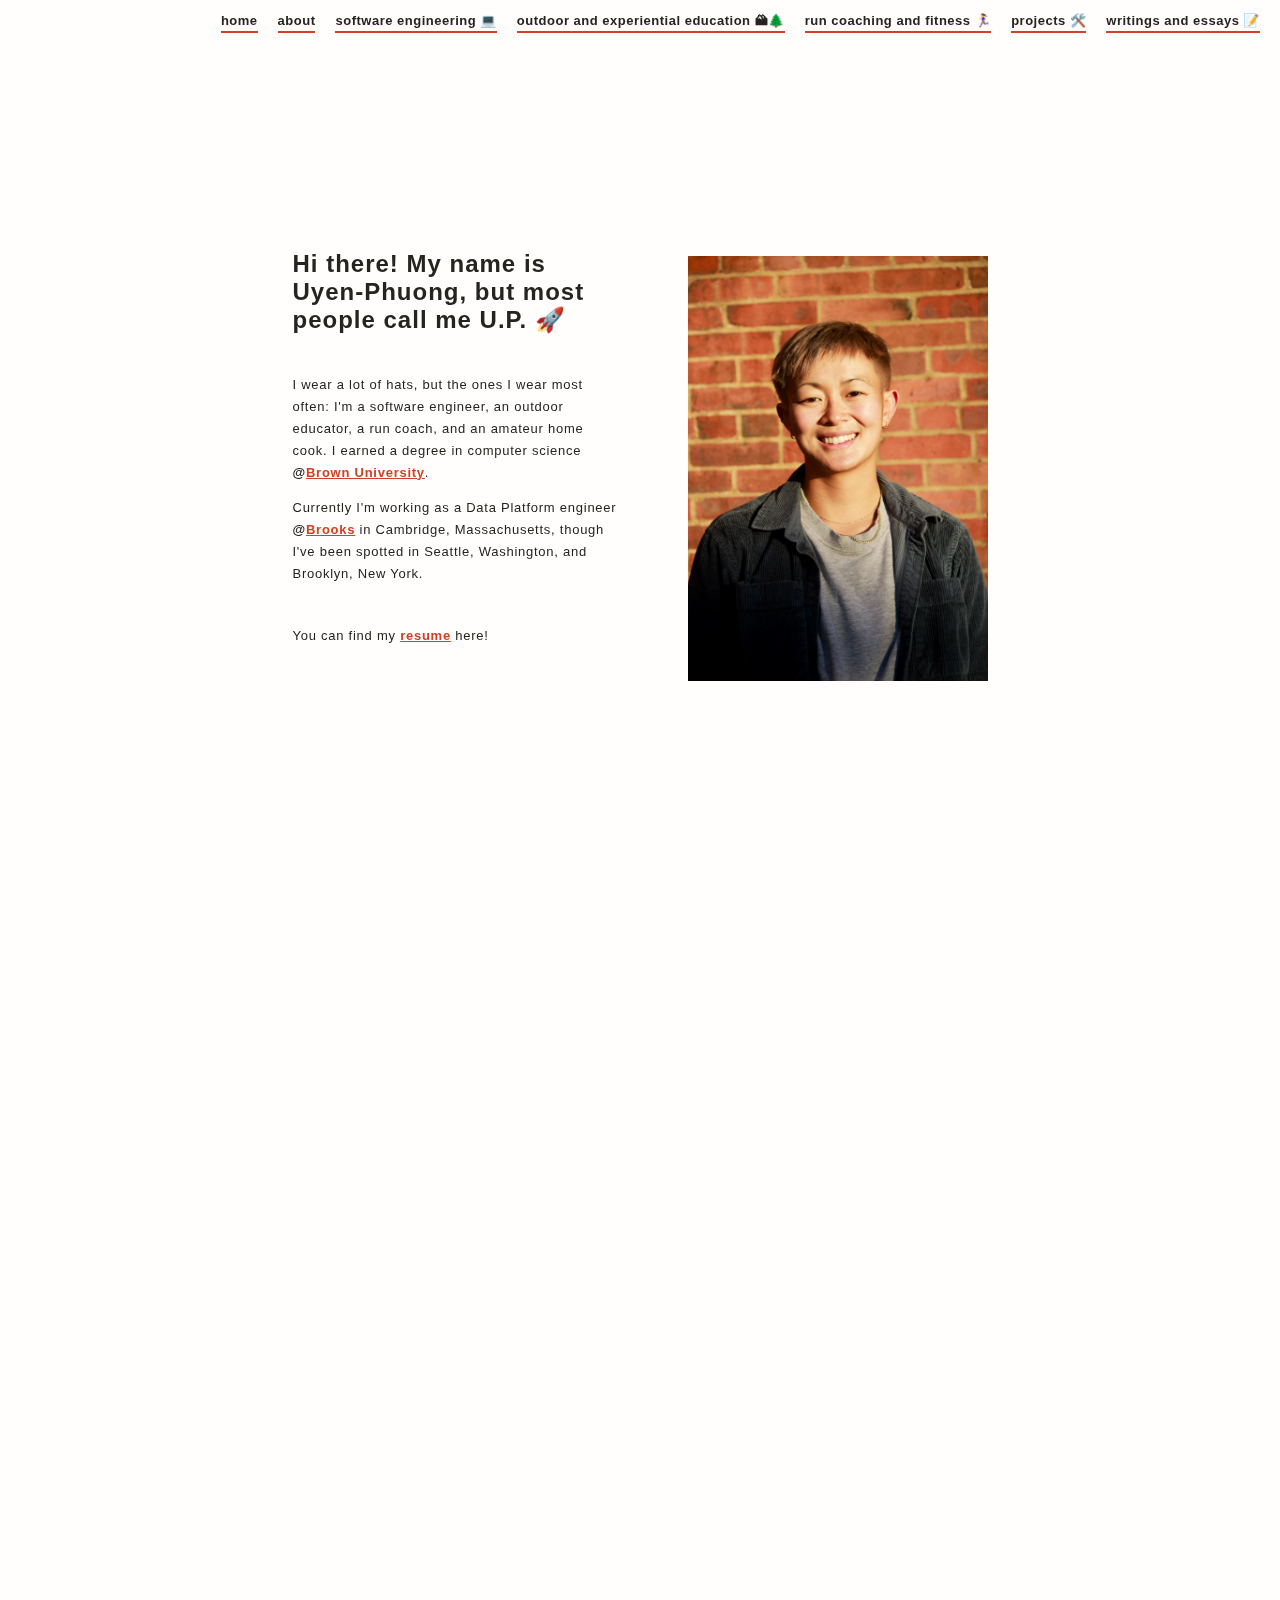
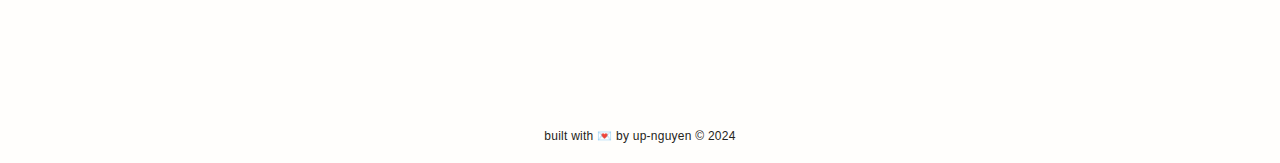
<file: index.html>
​<!DOCTYPE html>
<html>


<head>
	<!-- fontawesome -->
	<link rel="stylesheet" href="https://use.fontawesome.com/releases/v5.1.1/css/all.css" integrity="sha384-O8whS3fhG2OnA5Kas0Y9l3cfpmYjapjI0E4theH4iuMD+pLhbf6JI0jIMfYcK3yZ" crossorigin="anonymous">
	<link rel="stylesheet" type="text/css" href="css/main.css">
	<!-- AOS -->
    <link rel="stylesheet" href="https://unpkg.com/aos@next/dist/aos.css" />
	<meta charset='utf-8' lang="en">
	<!-- <link rel="shortcut icon" type="image/x-icon" href="favicon.ico"> -->
</head>

<script src="https://ajax.googleapis.com/ajax/libs/jquery/3.3.1/jquery.min.js"></script>

<title>Uyen-Phuong (U.P.) Nguyen </title>

<body>

	<!-- navigation links -->
	<header id="header">
		<div class="nav-link"><a href="#home">home</a></div>
		<div class="nav-link"><a href="#about">about</a></div>
		<div class="nav-link"><a href="#software">software engineering 💻 </a></div>
        <div class="nav-link"><a href="#outdoor">outdoor and experiential education 🏔🌲</a></div>
		<div class="nav-link"><a href="#run">run coaching and fitness 🏃‍♀️</a></div>
		<div class="nav-link"><a href="projects.html">projects 🛠️ </a></div>
		<div class="nav-link"><a href="writings.html">writings and essays 📝 </a></div>

	</header>

	<!-- home section -->
	<section id="home">
		<div id="home-content">
			<div id="home-introduction">
				<div id="home-hello" data-aos="fade-right" data-aos-delay="150">
					Hi there! My name is Uyen-Phuong, but most people call me U.P. 🚀
				</div>

				<div id="home-text" data-aos="fade-up" data-aos-delay="200">
					I wear a lot of hats, but the ones I wear most often: I'm a software engineer, an outdoor educator, a run coach, and an amateur home cook. I earned a degree in computer science <b>@</b><a target="_blank" href="https://www.brown.edu/">Brown University</a>. <p></p> Currently I'm working as a Data Platform engineer <b>@</b><a target="_blank" href="https://www.brooksrunning.com/en_us">Brooks</a> in Cambridge, Massachusetts, though I've been spotted in Seattle, Washington, and Brooklyn, New York. 
				</div>

				<div id="home-text" data-aos="fade-up" data-aos-delay="200">
					You can find my <a href=U-PNguyenResume.pdf>resume</a> here!
				</div>

				<!-- desktop-friendly links -->
				<div id="home-links" id="home-text" data-aos="fade-up" data-aos-delay="200">
					<a target="_blank" href="https://github.com/UP-Nguyen"><i style="font-size: 18px; margin-right: 10px; color: #252421;" class="fab fa-github"></i></a>
					<a target="_blank" href="https://www.linkedin.com/in/uyen-phuong-nguyen-432b43109/"><i style="font-size: 18px; margin-right: 10px; color: #252421;" class="fab fa-linkedin"></i></a>
					<a target="_blank" href="https://twitter.com/UP_Nguyen22"><i style="font-size: 18px; margin-right: 10px; color: #252421;" class="fab fa-twitter"></i></a>
					<a target="_blank" href="https://www.instagram.com/up_nguyen22/"><i style="font-size: 18px; margin-right: 10px; color: #252421;" class="fab fa-instagram"></i></a>
					<a href="mailto:uyenphuong.ng@gmail.com"><i style="font-size: 18px; color: #252421;" class="fas fa-envelope"></i></a>
				</div>
                

				<!-- mobile-friendly links -->
				<div id="mobile-links" id="home-text" data-aos="fade-up" data-aos-delay="200">
					<a target="_blank" href="https://github.com/UP-Nguyen"><i style="font-size: 36px; margin-right: 20px; color: #252421;" class="fab fa-github"></i></a>
					<a target="_blank" href="https://www.linkedin.com/in/uyen-phuong-nguyen-432b43109/"><i style="font-size: 36px; margin-right: 20px; color: #252421;" class="fab fa-linkedin"></i></a>
					<a target="_blank" href="https://twitter.com/UP_Nguyen22"><i style="font-size: 36px; margin-right: 20px; color: #252421;" class="fab fa-twitter"></i></a>
                    <a target="_blank" href="https://www.instagram.com/up_nguyen22/"><i style="font-size: 36px; margin-right: 20px; color: #252421;" class="fab fa-instagram"></i></a>
					<a href="mailto:uyenphuong.ng@gmail.com"><i style="font-size: 36px; color: #252421;" class="fas fa-envelope"></i></a>
                    
				</div>
			</div>
			
		</div>
		<img src="images/headshot.jpg" width="300" height="425" id="wink" data-aos="fade-left" data-aos-delay="200"> 

	</section>

	<!-- about section -->
	<section id="about">
		<div id="about-title" data-aos="fade-right" data-aos-delay="150">About 🥳</div>
		<div id="about-text">
			<p data-aos="fade-up" data-aos-delay="200">Hello! I'm <b>U.P. Nguyen</b> (she/her/hers). I'm a data engineer, outdoor educator, and run coach currently based in Cambridge, MA and working on <b>Brooks Running</b>’s BAM (Brooks Analytics Machine) team.</p>

			<p data-aos="fade-up" data-aos-delay="200">I was born in Albuquerque, NM, and lived there until I moved to Providence, RI to attend <b>Brown University</b>. There, I earned a degree in <b>computer science</b> in 2019 and took classes across 13 different disciplines including environmental sciences, economics, and performing arts.</p>

			<p data-aos="fade-up" data-aos-delay="200">As a software engineer, I've been an intern @ <b>Automattic</b> (Wordpress's parent company) where I worked on security and performance tools for VIP clients such as San Jose Mercury News and Facebook. I also worked as a communications and hardware intern for the <b> Brown University Information Technology department</b>, and updated the wireless services offered to the university's 8,000 member student population. 👩‍🎓</p>

			<p data-aos="fade-up" data-aos-delay="200">Immediately after graduation, I worked @ <b>Bose Corporation</b> in their rotational program, where I worked in cloud security and microservices. I built the Bose Compliance Framework (BCF) from the ground up, utilizing AWS and Gitlab services. I improved system efficiency and security resulting in cost savings of $500,000 annually. In 2022,  I made a career pivot, leaving Bose to go work @ <b>North Carolina Outward Bound School (NCOBS).</b> After a season of guiding in the mountains of NC, I pivoted once again to my current position at Brooks, where I've found a great balance between fulfilling work in my 9-5, and time spent outdoors doing my "soul work" - namely, guiding and expanding access to the outdoors for marginalized and underserved groups.</p>

			<p data-aos="fade-up" data-aos-delay="200">When I'm not at a screen, you can find me in motion: road running and run coaching or in the woods and in the mountains. I believe strongly in the transformational power of the outdoors and of intentional experiences, and have over a decade of experience leading and facilitating backpacking and rock climbing trips for middle and high schoolers, college students, and adults. I most recently finished a season of guiding and instructing for <b>Big City Mountaineers</b> 🏔, and I plan on guiding for them again this summer as I work towards my SPI certification. I also serve on the board of a non-profit,<a target="_blank" href="https://www.wanderproject.org/"> Wander Project</a>, where I develop corporate partnerships to fund adventure races that raise money for charity through our bib program. </p>

			<p data-aos="fade-up" data-aos-delay="200">I'm a proudly queer 🏳️‍🌈, first-generation American and first-generation college graduate. I am passionate about diversity, equity, and inclusion, and across all facets of my life I advocate for marginalized groups and work to break down barriers. Ask me about my life story and how I came to be in the United States! Afterwards, I want to hear your story - how did you come to be you?</p>

			<p data-aos="fade-up" data-aos-delay="200">Feel free to connect with me on <a target="_blank" href="https://www.linkedin.com/in/uyen-phuong-nguyen-432b43109/">LinkedIn</a>, check out my projects on <a target="_blank" href="https://github.com/UP-Nguyen">Github</a>, see what I'm making in the <a target="_blank" href="https://www.instagram.com/uplikestocook/">kitchen</a>, or follow me on my <a target="_blank" href="https://www.strava.com/athletes/31059024">adventures</a>. You can also <a href="mailto:uyenphuong.ng@gmail.com">email me</a>.</p>

			<p data-aos="fade-up" data-aos-delay="200">P.S. — This page is <a target="_blank" href="https://jeffhuang.com/designed_to_last/">designed to last</a> :)</p>
		</div>


	</section>

	<!-- software work section -->
	<section id="software">
		<div id="work-title" data-aos="fade-right" data-aos-delay="150">Software Engineering 🦖</div>
		<div id="work-text">
		  <table data-aos="fade-up" data-aos-delay="200">
		    <tr>
		      <td><b>Data and Devops Engineer<br class="spacer">@ Brooks </b> <br> August 2022 - present </td>
		      <td><i>Release Captain, and build and maintain pipelines for the BAM platform to help facilitate good devops practices. Built UAT environment and framework, successfully migrated team code and pipelines from Bitbucket to Github. Sped up code deployment by over 50%.</i></td>
		    </tr>
		    <tr>
		      <td><b>CI/CD, Microservices Engineer <br class="spacer">@ Bose</b> <br> Aug 2019 - Mar 2022</td>
		      <td><i>Built Microservices and utilized Gitlab, AWS, and Jenkins to build out the Bose Compliance Framework, an internal company tool to audit financial and data compliance across AWS accounts. </i></td>
		    </tr>
		    <tr>
		      <td><b>SWE Intern <br class="spacer">@ Wordpress </b><br> Summer 2018 </td>
		      <td><i> Built out new tools and features designed to help maintain security of VIP accounts by utilizing AWS and Golang. Reduced bug occurrence by 40% by initiating and leading rigorous testing protocols </i></td>
		    </tr>
		     <tr>
		      <td><b>Head Teaching Assistant <br class="spacer">@ Brown</b><br> Fall 2018</td>
		      <td>︎<i>Led a team of eight undergraduate TAs to teach a class of 300+ students. Developed assignments, held office hours, ran labs, graded assignments and exams.</i></td>
		    </tr>
		    <tr>
		      <td><b>Teaching Assistant<br class="spacer">@ Brown</b> <br>Fall 2017 - Spring 2019</td>
		      <td><i>Teaching Assistant for Introduction to Digital World, and Software Engineering Ethics. Held office hours, ran labs, graded assignments and exams.</i></td>
		    </tr>
		  </table>
		  <br id="skills-spacer">
		  <p data-aos="fade-right" data-aos-delay="200"><b>💻 Coding —</b> Java, Python, JavaScript, React, HTML/CSS, Go, SQL</p>
		  <p data-aos="fade-right" data-aos-delay="200"><b>🛠 Software —</b> Adobe CC, AWS, Gitlab, Snowflake</p>
		  <p data-aos="fade-right" data-aos-delay="200"><b>🎒 Skills —</b> Git, Bash </p>
		</div>
	</section>


	<!-- outdoor work section -->
	<section id="outdoor">
		<div id="work-title" data-aos="fade-right" data-aos-delay="150">Outdoor and Experiential Education 🏔🌲</div>
		<div id="work-text">
		  <img src="images/mountaintop.png" class="floatLeft" style="width:300;height:350px;" data-aos="fade-right" data-aos-delay="150">
		  <img src="images/UP-baker.jpg" class="floatLeft" style="width:300;height:350px;" data-aos="fade-right" data-aos-delay="150">
		  <table data-aos="fade-up" data-aos-delay="200">
		    <tr>
				<td><b>Lead Instructor<br class="spacer"> @  <a target="_blank" href="https://www.bigcitymountaineers.org/"> </a>Big City Mountaineers  </a> </b> <br> Feb 2023 - Present </td>
				<td><i>Lead day hikes, overnight trips, and backpacking trips for underserved youth in both New England and Pacific Northwest Regions </i></td>
			</tr>
			<tr>
				<td><b>Guide Trainee<br class="spacer"> @ Alpine Ascents </b> <br> May 2024 - Present </td>
				<td><i>Receive Mentorship and Training as part of Alpine Ascents BIPOC Guide Development Program </i></td>
			</tr>
			<tr>
		      <td><b>Instructor<br class="spacer"> @ North Carolina Outward Bound School </b> <br> Feb - August 2022 </td>
		      <td><i>BIPOC Fellowship winner. Facilitated and guided outdoor and experiential learning trips for middle and high-schoolers, from 5 days to 14 days. Led affinity trips and helped with logistics </i></td>
		    </tr>
		    <tr>
		      <td><b>Summer and Academic Manager <br class="spacer">@ Brown Outdoor Leadership Training </b> <br> September 2017 - May 2019, Summer 2021, Summer 2022</td>
		      <td><i>Trained over 100 undergraduate students to lead and facilitate a weeklong backpacking trip in White Mountain National Forest, on 20 different routes. Planned and coordinated food, lodging, transportation, for over 30 trips.</i></td>
		    </tr>
		    <tr>
		      <td><b>Head Camping Associate <br class="spacer">@ Sandia Preparatory School </b><br> Fall 2012 - May 2015 </td>
		      <td><i> Led backpacking, rock climbing, caving, and kayaking trips for middle schoolers with co-team of other Camping Associates and supervising adult. </i></td>
		    </tr>
		  </table>
		  <br id="skills-spacer">
		  <p data-aos="fade-right" data-aos-delay="200"><b>🎒 Skills —</b> Backpacking, Rock Climbing, Whitewater </p>
		  <p data-aos="fade-right" data-aos-delay="200"><b>📜 Certifications —</b> Wilderness First Responder via NOLS and SOLO, First Aid, CPR</p>
          <p data-aos="fade-up" data-aos-delay="200">Want a closer look at my trips and experience? <a target="_blank" href="https://docs.google.com/spreadsheets/d/1uce3jPcHd0bRRWGoqRjhAMFX2HJMrvMB/edit?usp=sharing&ouid=106967910429306763278&rtpof=true&sd=true">This is my experience log!</a> 🥾</p>
		  <br>
		  <br>
		</div>
	</section>

    <!-- run work section -->
	<section id="run">
		<div id="work-title" data-aos="fade-right" data-aos-delay="150">Run Coaching 🏃‍♀️</div>
		<div id="work-text">
          <img src="images/propicoption.png" class="floatLeft" style="width:270;height:350px;" data-aos="fade-right" data-aos-delay="150">
		  <table data-aos="fade-up" data-aos-delay="200">
		    <tr>
		      <td><b>Run Coach<br class="spacer">@ Heartbreak Hill Running Company </b> <br> Jun 2021 - Present </td>
		      <td><i>Coach for Boston's biggest running club. Lead and guide workouts for over 1000 runners in the greater Boston area, from couch-to-5kers to competitive local road racers </i></td>
		    </tr>
		    <tr>
		      <td><b>Captain <br class="spacer">@ Heartbreakers </b> <br> Nov 2020 - Present</td>
		      <td><i>Heartbreak Hill Running Company's USATF certified team. Lead community events such as voter registration runs, trash pick-up days, and public library engagement days</i></td>
		    </tr>
		    <tr>
				<td><b>Cross Country Coach<br class="spacer"> @ Brooke Charter Schools </b> <br> Aug 2023 - Oct 2023 </td>
				<td><i>XC coach for Boston area high school. Student population is one of most diverse in Boston (>70% identify as Black or Latino). Ran workouts and attended five meets in greater Boston. </i></td>
			</tr>			
		    <tr>
              <td><b>Personal Coach <br class="spacer">@ Self-Employed </b> <br> Nov 2019 - Present</td>
              <td><i>Provided training plans and guidance to 5 athletes, one of whom <a target="_blank" href="https://www.strava.com/activities/3715105218/overview"> broke 3 hours in the marathon </a>during quarantine! </i></td>
            </tr>            
		  </table>
		  <br id="skills-spacer">
		  <p data-aos="fade-right" data-aos-delay="200"><b>Marathon PR:</b> 3:23:31 (That's a BQ as of 2024) :) </p>
		  <p data-aos="fade-right" data-aos-delay="200"><b>Half Marathon PR: —</b> 1:36:28</p>
		  <p data-aos="fade-right" data-aos-delay="200"><b>5k: —</b> 19:49 </p>
          <p data-aos="fade-up" data-aos-delay="200">Want a closer look at my training and movement? <a target="_blank" href="https://www.strava.com/athletes/31059024">Follow me on Strava!</a> </p>
        </div>
        

	</section>

		
	<!-- footer -->
	<footer> built with 💌 by up-nguyen © 2024</footer>

	<!-- script retrieved from https://michalsnik.github.io/aos/ -->
	<script src="https://unpkg.com/aos@next/dist/aos.js"></script>
  	<script>
    	AOS.init();
  	</script>
  	<script> console.log("hey friend! thanks for visiting my site :)") </script>

</body>


</html>
</file>
<file: css/main.css>
/*color references:

  dark: #252421;
  darkest-red: #B63621;
  dark-red: #D14027;
  standard-red: #D56350;
  light-red: #EA846C;
  lightest-red: #F1927C;

  green (chaider): #9FD6AB;
  turquoise (cartoon): #9FD6D2;
  lavender (bots): #86B1D0;
  yellow (chicken): #F5D56F;

*/


html, body {
    height: 100%;
    width: 100%;
    margin: 0 !important;
    padding: 0;
    scroll-behavior: smooth;
  }
  
  body {
    font-family: 'Helvetica', 'Arial', sans-serif;
    letter-spacing: 2%;
    background: #FFFEFC;
    color: #252421;
  }
  
  .floatRight{float:right;margin-left:20px}
  .floatLeft{float:left;margin-right:20px}

  .floatRightClear{float:right;clear:right;margin-left:20px}


  header {
    margin-top: -18px;
    width: 100%;
    height: 40px;
    display: flex;
    flex-direction: row;
    justify-content: flex-end;
    align-items: center;
    position: fixed;
    z-index: 1;
  }
  
  .nav-link, .nav-link a:visited {
    font-size: 13px;
    margin-right: 20px;
    font-weight: 700;
    letter-spacing: 0.5px;
  }
  
  .nav-link a {
    color: #252421;
    padding-bottom: 3px;
    text-decoration: none;
    border-bottom: 2px solid #D14027;
  }
  
  .nav-link a:hover {
    background-image:url("data:image/svg+xml;charset=utf8,%3Csvg id='squiggle-link' xmlns='http://www.w3.org/2000/svg' xmlns:xlink='http://www.w3.org/1999/xlink' xmlns:ev='http://www.w3.org/2001/xml-events' viewBox='0 -2 20 8'%3E%3Cstyle type='text/css'%3E.squiggle{animation:shift 1s linear infinite;}@keyframes shift {from {transform:translateX(0);}to {transform:translateX(-20px);}}%3C/style%3E%3Cpath fill='none' stroke='%23000000' stroke-width='3' class='squiggle' d='M0,3.5 c 5,0,5,-3,10,-3 s 5,3,10,3 c 5,0,5,-3,10,-3 s 5,3,10,3'/%3E%3C/svg%3E");
    background-position: bottom;
    background-repeat: repeat-x;
    background-size: 10px;
    border-bottom: 0;
    padding-bottom: 6px;
    text-decoration: none;
  }
  
  #home {
    height: 100%;
    width: 100%;
    position: relative;
    display: flex;
    align-items: center;
    justify-content: center;
    margin-bottom: 200px;
    
  }

  #writing {
    height: 100%;
    width: 100%;
    position: relative;
    display: flex;
    align-items: center;
    justify-content: center;
  }

  #wink  { 
    float: right;     
     margin: 0 0 0 15px; 
    } 
  
  #about {
    height: 100%;
    width: 100%;
    position: relative;
    display: flex;
    flex-direction: column;
    align-items: center;
    justify-content: center;
  }
  
  #work {
    height: 93%;
    width: 100%;
    position: relative;
    display: flex;
    flex-direction: column;
    align-items: center;
    justify-content: center;
  }

  #software {
    height: 93%;
    width: 100%;
    position: relative;
    display: flex;
    flex-direction: column;
    align-items: center;
    justify-content: center;
    margin-bottom: 200px;
    margin-top: 30px;
  }

  #outdoor {
    margin-top: 150px;
    height: 93%;
    width: 100%;
    font-size: smaller;
    position: relative;
    display: flex;
    flex-direction: column;
    align-items: center;
    justify-content: center;
    margin-bottom: 150px;
  }

  #run {
    margin-top: 150px;
    height: 93%;
    width: 100%;
    position: relative;
    display: flex;
    flex-direction: column;
    align-items: center;
    justify-content: center;
  }
  
  #home-content {
    display: flex;
    flex-direction: row;
    justify-content: center;
    align-items: center;
    margin: 0;
  }

  #writing-content {
    display: flex;
    flex-direction: row;
    justify-content: center;
    align-items: center;
    margin: 0;
  }
  
  #home-introduction {
    margin-right: 50px;
    width: 330px;
    min-width: 330px;
  }

  #writing-introduction {
    margin-right: 50px;
    width: 330px;
    min-width: 330px;
  }
  
  #home-hello {
    letter-spacing: 1px;
    font-size: 24px;
    font-weight: 700;
    margin-bottom: 40px;
  }

  #writing-hello {
    letter-spacing: 1px;
    font-size: 24px;
    font-weight: 700;
    margin-bottom: 40px;
  }
  
  #home-text {
    font-size: 13px;
    line-height: 22px;
    letter-spacing: 0.75px;
    margin-bottom: 40px;
  }

  #writing-text {
    font-size: 13px;
    line-height: 22px;
    letter-spacing: 0.75px;
    margin-bottom: 40px;
  }
  
  #home-text a:visited, #home-text a, #about-text a:visited, #about-text a {
    color: #D14027;
    font-weight: 700;
    transition: 0.3s;
  }

  #writing-text a:visited, #writing-text a, #about-text a:visited, #about-text a {
    color: #D14027;
    font-weight: 700;
    transition: 0.3s;
  }
  
  #home-text a:hover, #about-text a:hover {
    color: #D56350;
    transition: 0.3s;
  }

  #writing-text a:hover, #about-text a:hover {
    color: #D56350;
    transition: 0.3s;
  }
  
  #logo{
    height: 450px;
    width: auto;
  }
  
  #mobile-links {
    display: none;
  }
  
  #about-title, #work-title {
    width: 726px;
    letter-spacing: 1px;
    font-size: 30px;
    font-weight: 700;
    margin-bottom: 40px;
  }
  
  #about-text, #work-text {
    width: 726px;
    font-size: 13px;
    line-height: 22px;
    letter-spacing: 0.75px;
    margin-bottom: 50px;
  }
  
  table { 
    border: none; 
    border-collapse: collapse; 
    font-size: 12px;
    line-height: 20px;
    letter-spacing: 0.75px;
    vertical-align: top;
  }
  
  table td:first-child { 
    border-left: none; 
    padding-right: 20px;
  }
  
  table td:nth-child(2) { 
    border-right: none; 
    padding-left: 20px;
    font-size: 11px !important;
    width: 64%;
  }
  
  table td { 
    border-bottom: none;
    border-top: none; 
  }
  
  td, th {
    border: 2px solid #D14027;
    text-align: left;
    padding-top: 15px;
    padding-bottom: 15px;
  }
  
  footer {
    padding: 20px;
    text-align: center;
    font-size: 12px;
    font-weight: 400;
    letter-spacing: 0.25px;
  
  }
  
  .spacer {
    display: none;
  }
  
  /*desktop responsiveness*/
  @media screen and (max-width: 780px) {
    #logo{
      height: 300px !important;
      width: auto;
    }
  
    #home-content {
      flex-direction: column-reverse;
      justify-content: center;
      align-items: center;
      margin: 0;
    }

    #writing-content {
      flex-direction: column-reverse;
      justify-content: center;
      align-items: center;
      margin: 0;
    }
  
    #home-introduction {
      margin-right: 0px;
      width: 330px;
      min-width: 330px;
    }

    #writing-introduction {
      margin-right: 0px;
      width: 330px;
      min-width: 330px;
    }
  
    #home-hello {
      margin-top: 20px;
      margin-bottom: 20px;
    }

    #writing-hello {
      margin-top: 20px;
      margin-bottom: 20px;
    }
  
    #home-text {
      margin-bottom: 30px;
    }

    #writing-text {
      margin-bottom: 30px;
    }
  
    #work {
      margin-top: 15px !important; 
      margin-bottom: 100px !important;
    }
  
    #work-title {
      padding-top: 80px !important;
    }
  }
  
  @media screen and (max-width: 900px) {
  
    #logo {
      height: 350px;
    }
  
    .spacer {
      display: block;
    }
  
    #work {
      padding-bottom: 20px;
      padding-top: 50px;
    }
  }
  
  @media screen and (max-width: 930px) {
  
    #about-text, #about-title {
      width: 80%;
    }
  
    #work-text, #work-title {
      width: 80%;
    }
  
  }
  
  /*phone & mobile device responsiveness*/
  @media only screen and (min-device-width: 320px) and (max-device-width: 480px) {
  
    #logo{
      height: 700px;
      width: auto;
    }
  
    #home-content {
      flex-direction: column-reverse;
      justify-content: center;
      align-items: center;
      margin: 0;
    }
  
    #home-introduction {
      margin-right: 0px;
      width: 700px;
      min-width: 700px;
    }
  
    #home-hello, #about-title, #work-title {
      letter-spacing: 1.5px;
      font-size: 46px;
      margin-top: 60px;
    }
  
    #home-text, #about-text, #work-text, table {
      font-size: 30px;
      line-height: 44px;
      letter-spacing: 1.25px;
      margin-bottom: 60px;
      margin-top: 20px;

    }
    #uplift-text {
      font-size: 30px;
      line-height: 44px;
      letter-spacing: 1.25px;
      margin-bottom: 60px;
      margin-top: 50px;

    }
  
    #work {
      height: 115%;
      width: 100%;
    }
  
    td, th {
      padding-top: 30px;
      padding-bottom: 30px;
    }
  
    table td:nth-child(2) { 
      font-size: 22px !important;
    }
  
    #skills-spacer {
      display: none;
    }
  
    #mobile-links {
      display: block;
    }
  
    #home-links {
      display: none;
    }
  
    footer {
      font-size: 26px;
      letter-spacing: 1px;
    }
  
    .nav-link, .nav-link a:visited {
      margin-top: 30px;
      font-size: 30px;
      letter-spacing: 1.25px;
    }
  
  }
</file>
